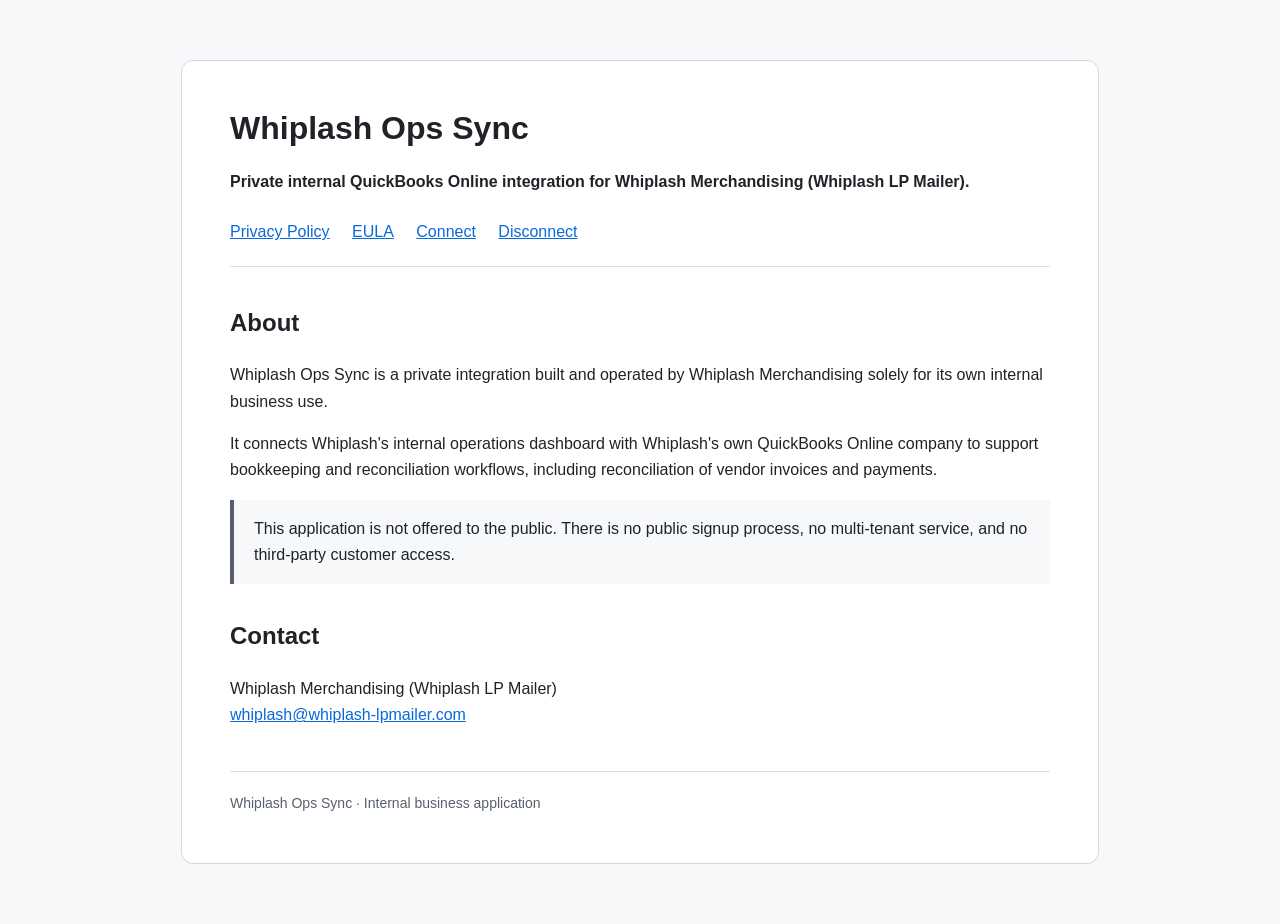
<file: index.html>
<!doctype html>
<html lang="en">
<head>
<meta charset="utf-8">
<meta name="viewport" content="width=device-width, initial-scale=1">
<title>Whiplash Ops Sync</title>
<link rel="stylesheet" href="style.css">
</head>
<body>
<main>
<h1>Whiplash Ops Sync</h1>

<p><strong>Private internal QuickBooks Online integration for Whiplash Merchandising (Whiplash LP Mailer).</strong></p>

<nav>
<a href="privacy/">Privacy Policy</a>
<a href="eula/">EULA</a>
<a href="connect/">Connect</a>
<a href="disconnect/">Disconnect</a>
</nav>

<h2>About</h2>

<p>Whiplash Ops Sync is a private integration built and operated by Whiplash Merchandising solely for its own internal business use.</p>

<p>It connects Whiplash's internal operations dashboard with Whiplash's own QuickBooks Online company to support bookkeeping and reconciliation workflows, including reconciliation of vendor invoices and payments.</p>

<div class="note">
This application is not offered to the public. There is no public signup process, no multi-tenant service, and no third-party customer access.
</div>

<h2>Contact</h2>

<p>Whiplash Merchandising (Whiplash LP Mailer)<br>
<a href="mailto:whiplash@whiplash-lpmailer.com">whiplash@whiplash-lpmailer.com</a></p>

<footer>Whiplash Ops Sync · Internal business application</footer>
</main>
</body>
</html>
</file>
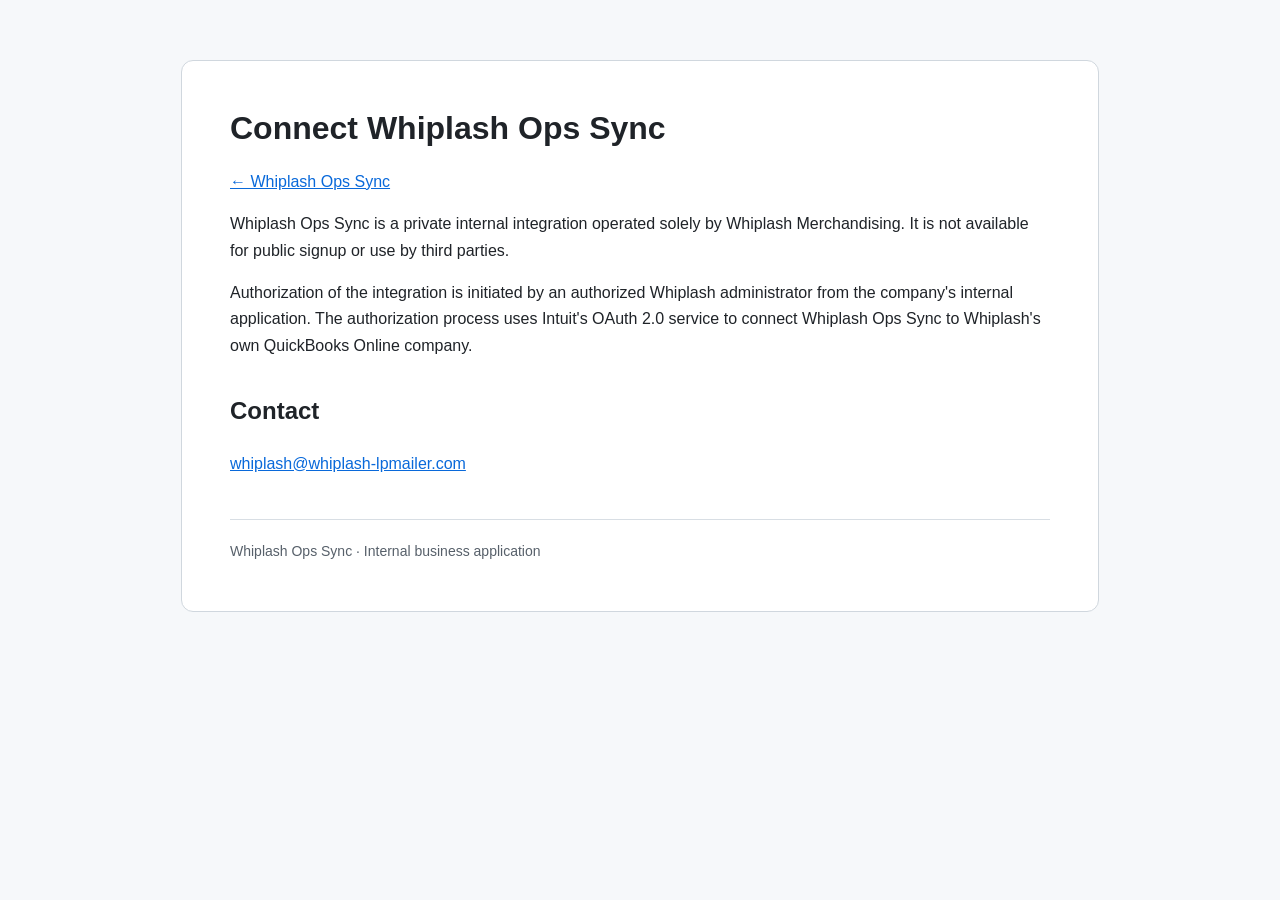
<file: connect/index.html>
<!doctype html>
<html lang="en">
<head>
<meta charset="utf-8">
<meta name="viewport" content="width=device-width, initial-scale=1">
<title>Connect — Whiplash Ops Sync</title>
<link rel="stylesheet" href="../style.css">
</head>
<body>
<main>
<h1>Connect Whiplash Ops Sync</h1>

<p><a href="../">← Whiplash Ops Sync</a></p>

<p>Whiplash Ops Sync is a private internal integration operated solely by Whiplash Merchandising. It is not available for public signup or use by third parties.</p>

<p>Authorization of the integration is initiated by an authorized Whiplash administrator from the company's internal application. The authorization process uses Intuit's OAuth 2.0 service to connect Whiplash Ops Sync to Whiplash's own QuickBooks Online company.</p>

<h2>Contact</h2>

<p><a href="mailto:whiplash@whiplash-lpmailer.com">whiplash@whiplash-lpmailer.com</a></p>

<footer>Whiplash Ops Sync · Internal business application</footer>
</main>
</body>
</html>
</file>
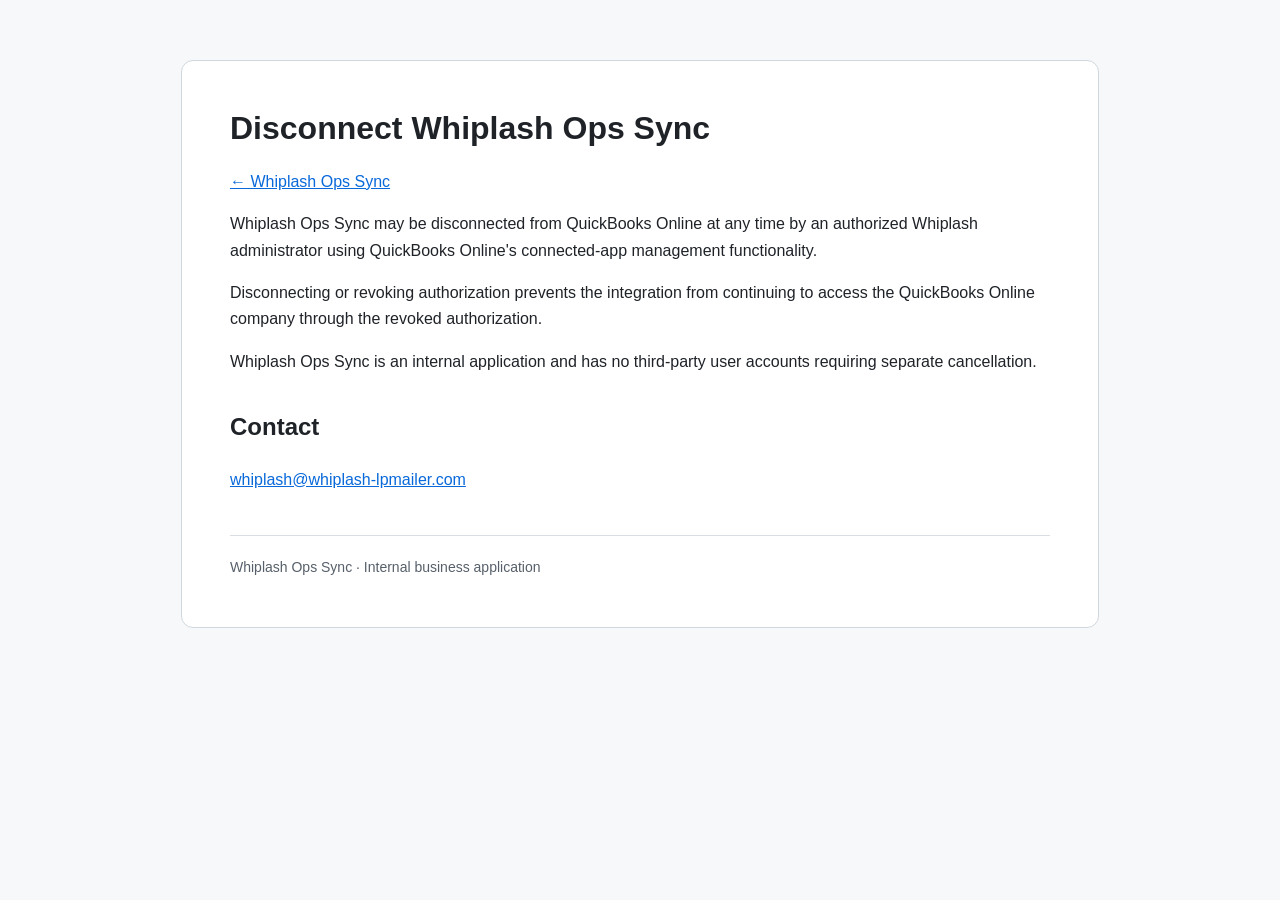
<file: disconnect/index.html>
<!doctype html>
<html lang="en">
<head>
<meta charset="utf-8">
<meta name="viewport" content="width=device-width, initial-scale=1">
<title>Disconnect — Whiplash Ops Sync</title>
<link rel="stylesheet" href="../style.css">
</head>
<body>
<main>
<h1>Disconnect Whiplash Ops Sync</h1>

<p><a href="../">← Whiplash Ops Sync</a></p>

<p>Whiplash Ops Sync may be disconnected from QuickBooks Online at any time by an authorized Whiplash administrator using QuickBooks Online's connected-app management functionality.</p>

<p>Disconnecting or revoking authorization prevents the integration from continuing to access the QuickBooks Online company through the revoked authorization.</p>

<p>Whiplash Ops Sync is an internal application and has no third-party user accounts requiring separate cancellation.</p>

<h2>Contact</h2>

<p><a href="mailto:whiplash@whiplash-lpmailer.com">whiplash@whiplash-lpmailer.com</a></p>

<footer>Whiplash Ops Sync · Internal business application</footer>
</main>
</body>
</html>
</file>
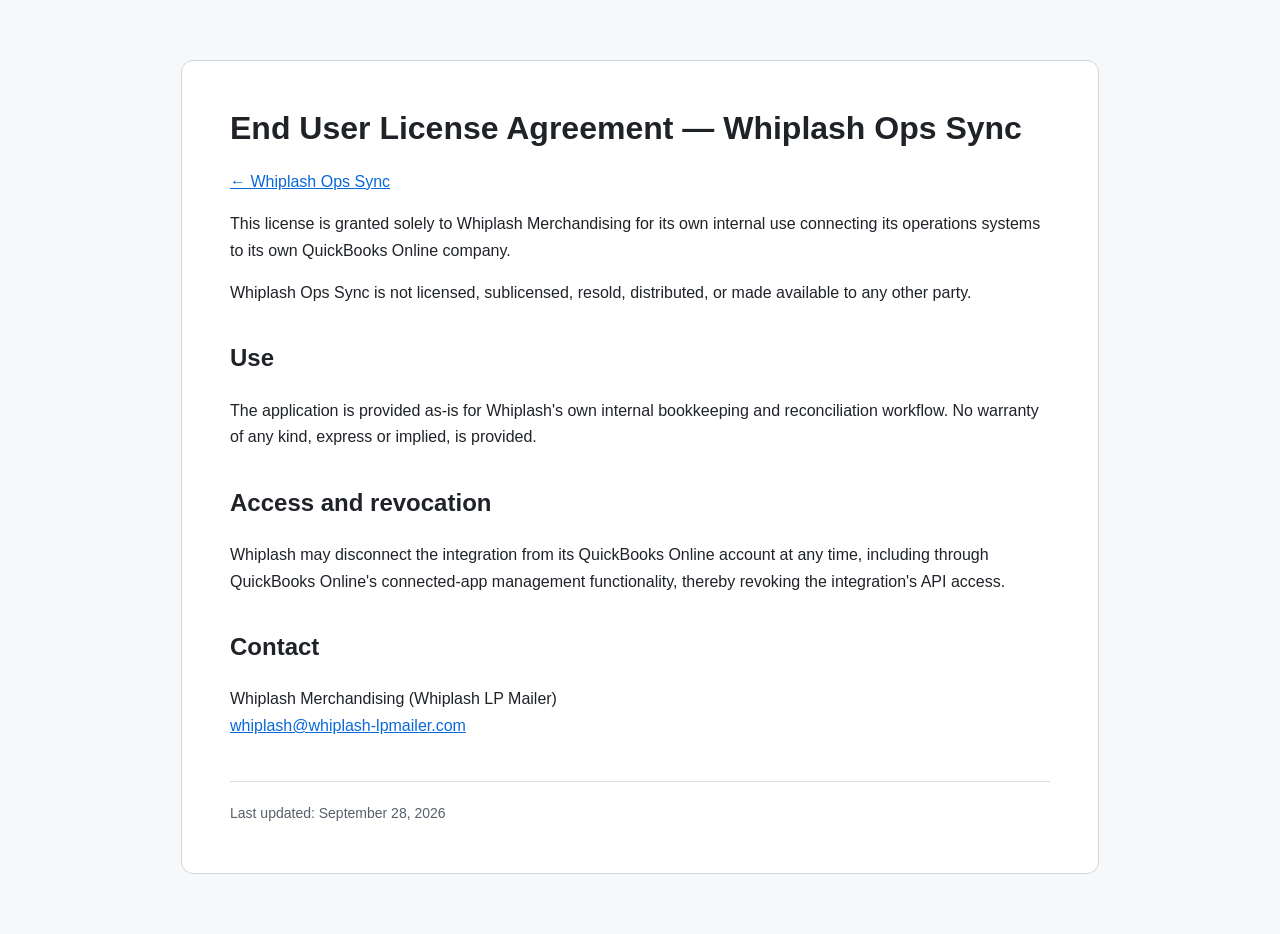
<file: eula/index.html>
<!doctype html>
<html lang="en">
<head>
<meta charset="utf-8">
<meta name="viewport" content="width=device-width, initial-scale=1">
<title>End User License Agreement — Whiplash Ops Sync</title>
<link rel="stylesheet" href="../style.css">
</head>
<body>
<main>
<h1>End User License Agreement — Whiplash Ops Sync</h1>

<p><a href="../">← Whiplash Ops Sync</a></p>

<p>This license is granted solely to Whiplash Merchandising for its own internal use connecting its operations systems to its own QuickBooks Online company.</p>

<p>Whiplash Ops Sync is not licensed, sublicensed, resold, distributed, or made available to any other party.</p>

<h2>Use</h2>

<p>The application is provided as-is for Whiplash's own internal bookkeeping and reconciliation workflow. No warranty of any kind, express or implied, is provided.</p>

<h2>Access and revocation</h2>

<p>Whiplash may disconnect the integration from its QuickBooks Online account at any time, including through QuickBooks Online's connected-app management functionality, thereby revoking the integration's API access.</p>

<h2>Contact</h2>

<p>Whiplash Merchandising (Whiplash LP Mailer)<br>
<a href="mailto:whiplash@whiplash-lpmailer.com">whiplash@whiplash-lpmailer.com</a></p>

<footer>Last updated: September 28, 2026</footer>
</main>
</body>
</html>
</file>
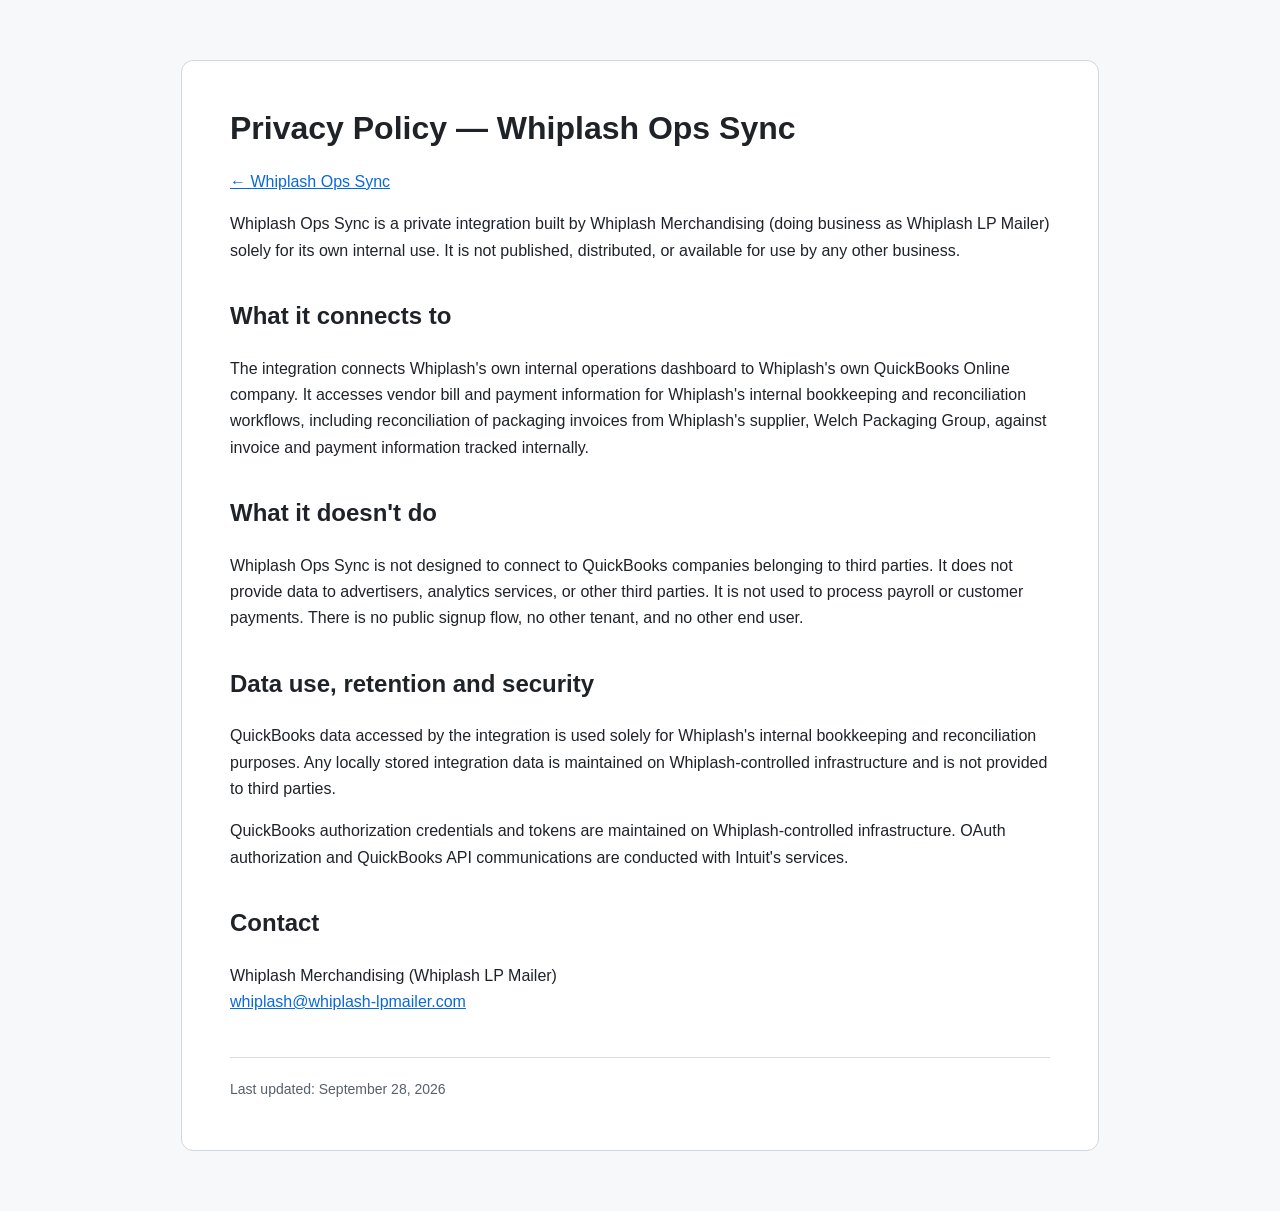
<file: privacy/index.html>
<!doctype html>
<html lang="en">
<head>
<meta charset="utf-8">
<meta name="viewport" content="width=device-width, initial-scale=1">
<title>Privacy Policy — Whiplash Ops Sync</title>
<link rel="stylesheet" href="../style.css">
</head>
<body>
<main>
<h1>Privacy Policy — Whiplash Ops Sync</h1>

<p><a href="../">← Whiplash Ops Sync</a></p>

<p>Whiplash Ops Sync is a private integration built by Whiplash Merchandising (doing business as Whiplash LP Mailer) solely for its own internal use. It is not published, distributed, or available for use by any other business.</p>

<h2>What it connects to</h2>

<p>The integration connects Whiplash's own internal operations dashboard to Whiplash's own QuickBooks Online company. It accesses vendor bill and payment information for Whiplash's internal bookkeeping and reconciliation workflows, including reconciliation of packaging invoices from Whiplash's supplier, Welch Packaging Group, against invoice and payment information tracked internally.</p>

<h2>What it doesn't do</h2>

<p>Whiplash Ops Sync is not designed to connect to QuickBooks companies belonging to third parties. It does not provide data to advertisers, analytics services, or other third parties. It is not used to process payroll or customer payments. There is no public signup flow, no other tenant, and no other end user.</p>

<h2>Data use, retention and security</h2>

<p>QuickBooks data accessed by the integration is used solely for Whiplash's internal bookkeeping and reconciliation purposes. Any locally stored integration data is maintained on Whiplash-controlled infrastructure and is not provided to third parties.</p>

<p>QuickBooks authorization credentials and tokens are maintained on Whiplash-controlled infrastructure. OAuth authorization and QuickBooks API communications are conducted with Intuit's services.</p>

<h2>Contact</h2>

<p>Whiplash Merchandising (Whiplash LP Mailer)<br>
<a href="mailto:whiplash@whiplash-lpmailer.com">whiplash@whiplash-lpmailer.com</a></p>

<footer>Last updated: September 28, 2026</footer>
</main>
</body>
</html>
</file>
<file: style.css>
:root {
  font-family: -apple-system, BlinkMacSystemFont, "Segoe UI", Helvetica, Arial, sans-serif;
  color: #1f2328;
  background: #f6f8fa;
}

body {
  margin: 0;
  line-height: 1.65;
}

main {
  max-width: 820px;
  margin: 60px auto;
  padding: 48px;
  background: white;
  border: 1px solid #d0d7de;
  border-radius: 12px;
}

h1 {
  margin-top: 0;
  line-height: 1.2;
}

h2 {
  margin-top: 32px;
}

nav {
  margin: 24px 0 36px;
  padding-bottom: 20px;
  border-bottom: 1px solid #d8dee4;
}

nav a {
  margin-right: 18px;
}

a {
  color: #0969da;
}

.note {
  padding: 16px 20px;
  background: #f6f8fa;
  border-left: 4px solid #57606a;
}

footer {
  margin-top: 42px;
  padding-top: 20px;
  border-top: 1px solid #d8dee4;
  color: #57606a;
  font-size: 14px;
}

@media (max-width: 700px) {
  main {
    margin: 0;
    padding: 28px;
    border: 0;
    border-radius: 0;
  }
}
</file>
